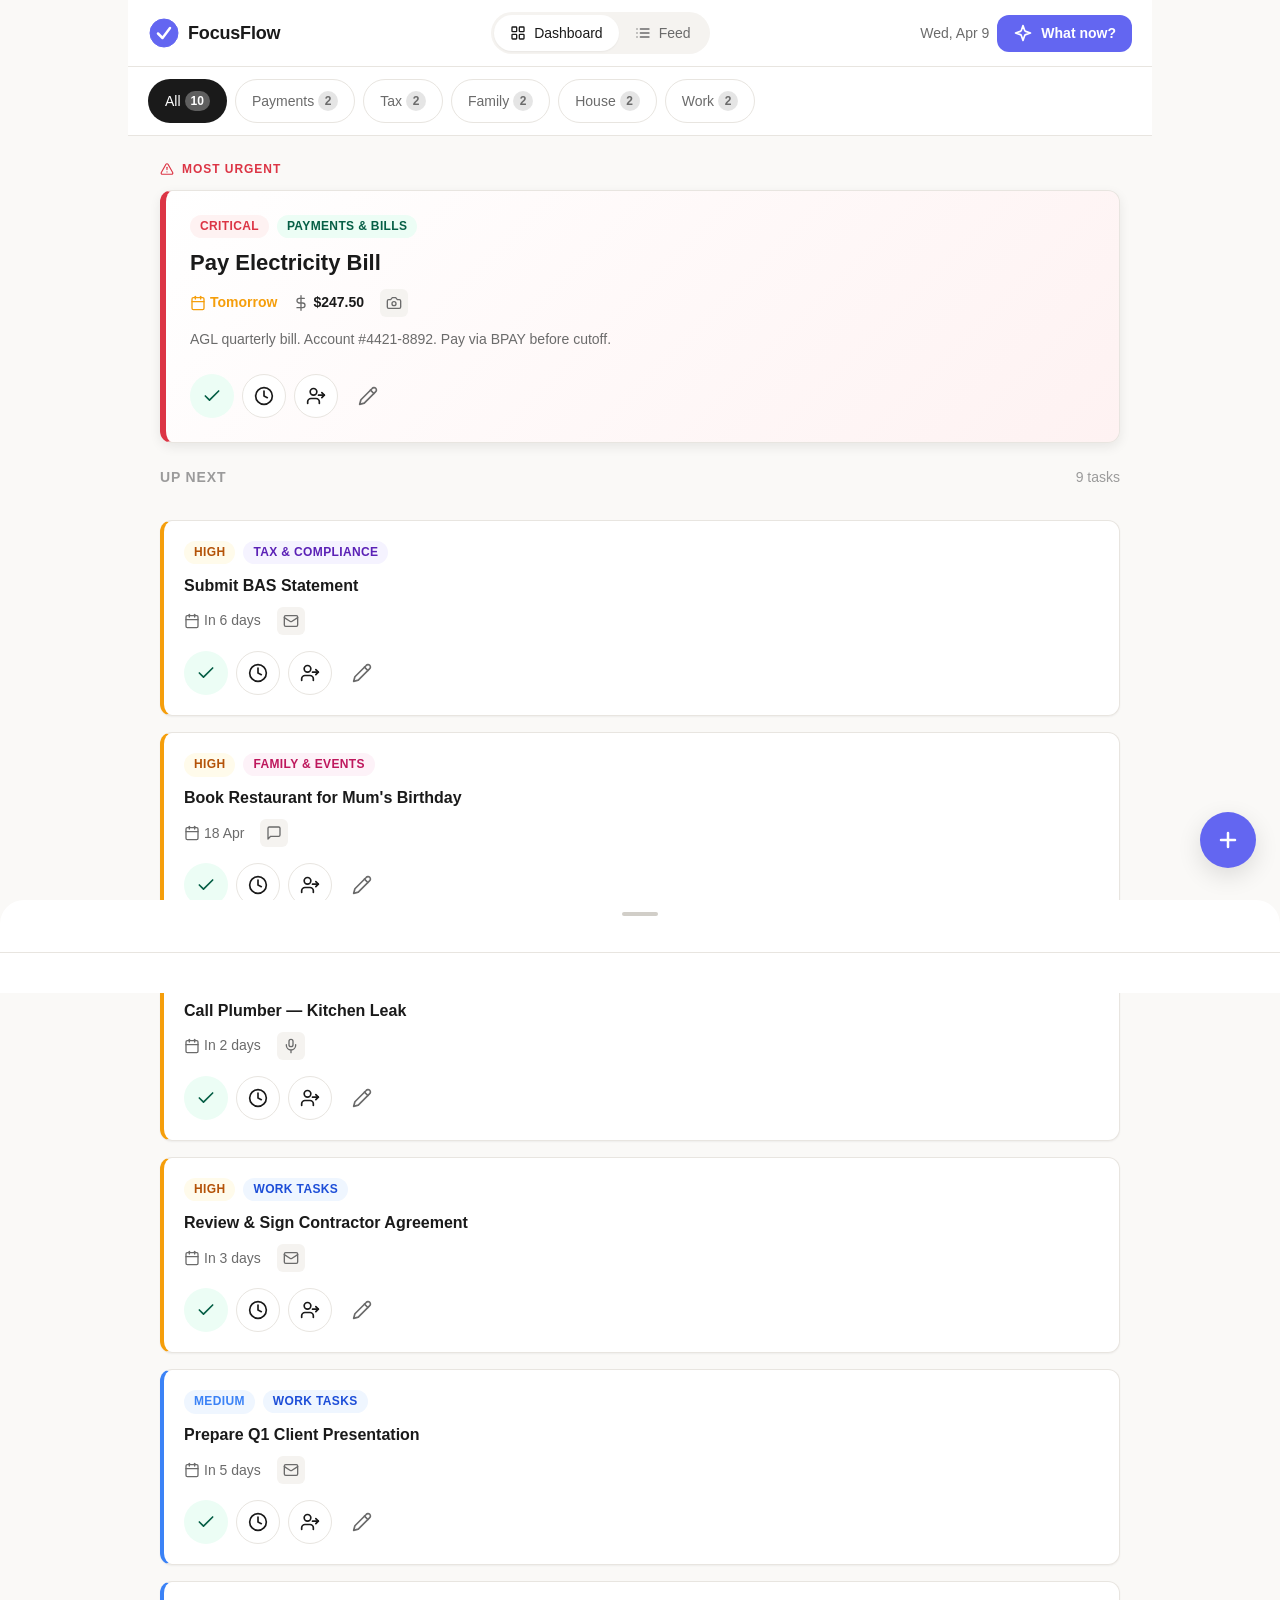
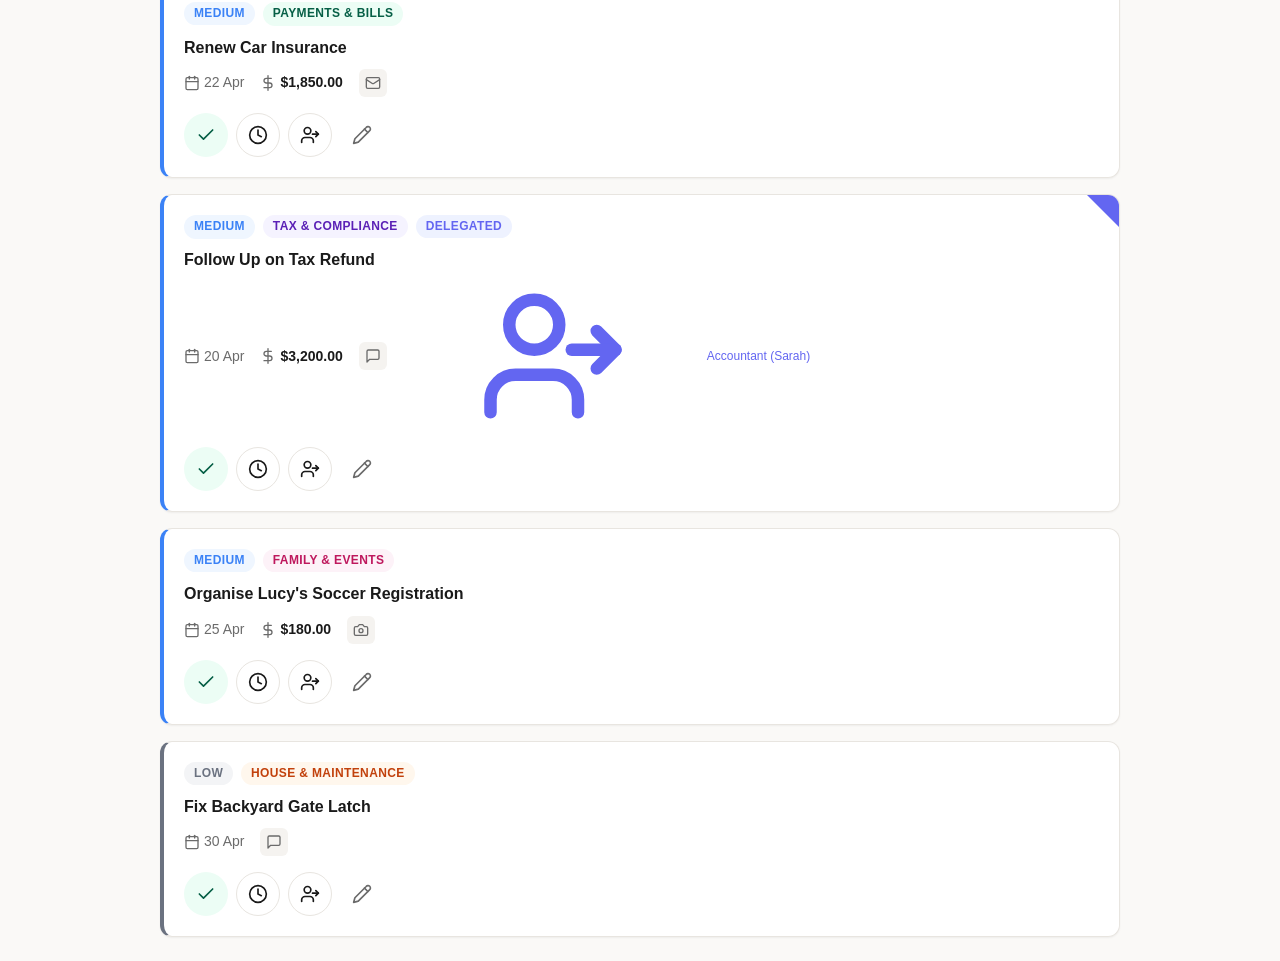
<file: index.html>
<!DOCTYPE html>
<html lang="en">
<head>
  <meta charset="UTF-8">
  <meta name="viewport" content="width=device-width, initial-scale=1.0, viewport-fit=cover">
  <meta name="apple-mobile-web-app-capable" content="yes">
  <meta name="apple-mobile-web-app-status-bar-style" content="default">
  <title>FocusFlow — Dashboard</title>
  <link rel="icon" href="assets/favicon.svg" type="image/svg+xml">
  <link rel="stylesheet" href="css/design-tokens.css">
  <link rel="stylesheet" href="css/layouts.css">
  <link rel="stylesheet" href="css/components.css">
  <link rel="stylesheet" href="css/animations.css">
</head>
<body data-page="dashboard">

  <div class="app">
    <!-- Header -->
    <header class="header">
      <div class="header__top">
        <a href="index.html" class="header__brand">
          <svg class="header__logo" viewBox="0 0 32 32"><use href="assets/icons.svg#icon-logo"/></svg>
          <span class="header__title">FocusFlow</span>
        </a>

        <div class="view-toggle">
          <button class="view-toggle__btn view-toggle__btn--active" onclick="location.href='index.html'">
            <svg width="16" height="16"><use href="assets/icons.svg#icon-grid"/></svg>
            Dashboard
          </button>
          <button class="view-toggle__btn" onclick="location.href='feed.html'">
            <svg width="16" height="16"><use href="assets/icons.svg#icon-list"/></svg>
            Feed
          </button>
        </div>

        <div class="header__actions">
          <span class="header__date">Wed, Apr 9</span>
          <a href="next-action.html" class="btn btn--primary" style="padding:8px 16px;min-height:36px;font-size:0.875rem;">
            <svg width="16" height="16"><use href="assets/icons.svg#icon-sparkle"/></svg>
            What now?
          </a>
        </div>
      </div>
    </header>

    <!-- Filter Bar -->
    <div class="filter-bar-wrapper">
      <div class="filter-bar" id="filterBar">
        <!-- Rendered by JS -->
      </div>
    </div>

    <!-- Main Content -->
    <main class="main">
      <!-- Hero Task -->
      <section class="hero-section" id="heroSection">
        <!-- Rendered by JS -->
      </section>

      <!-- Task List -->
      <section class="task-list" id="taskList">
        <!-- Rendered by JS -->
      </section>
    </main>

    <!-- FAB -->
    <a href="telegram.html" class="fab" title="Add task via Telegram">
      <svg><use href="assets/icons.svg#icon-plus"/></svg>
    </a>

    <!-- Toast -->
    <div class="toast" id="toast">
      <span class="toast__message"></span>
      <button class="toast__undo">Undo</button>
      <div class="toast__progress"></div>
    </div>

    <!-- Task Detail Overlay -->
    <div class="detail-overlay" id="detailOverlay" onclick="closeTaskDetail()"></div>
    <div class="detail-panel" id="detailPanel">
      <div class="detail-panel__handle"></div>
      <div class="detail-panel__content">
        <!-- Rendered by JS -->
      </div>
      <div class="detail-panel__actions">
        <!-- Rendered by JS -->
      </div>
    </div>
  </div>

  <script src="js/data.js"></script>
  <script src="js/components.js"></script>
  <script src="js/interactions.js"></script>
  <script src="js/app.js"></script>
</body>
</html>
</file>
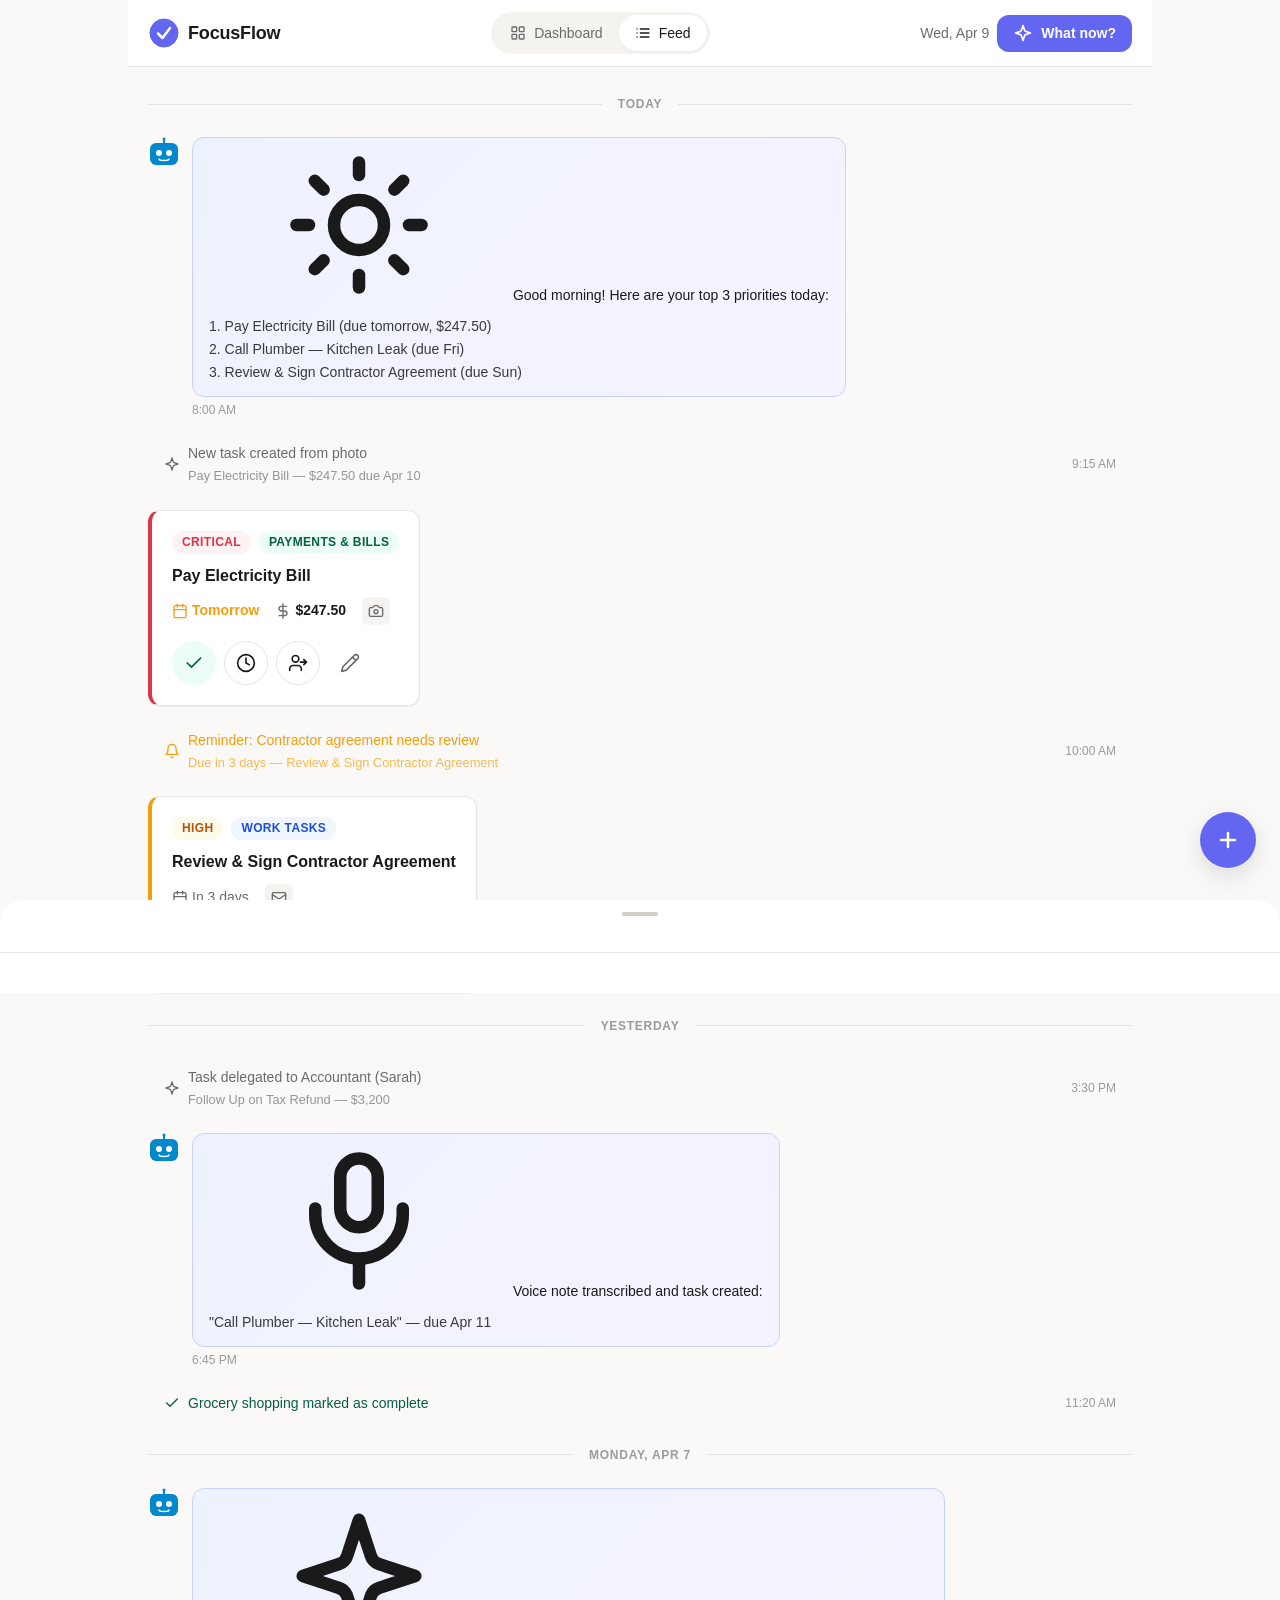
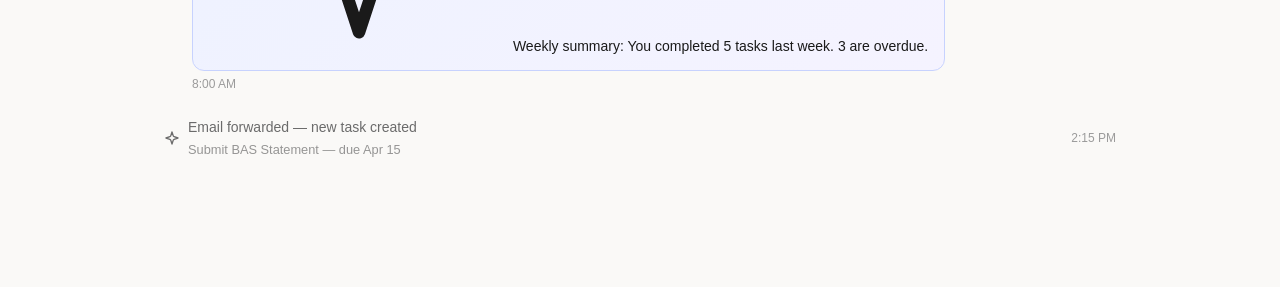
<file: feed.html>
<!DOCTYPE html>
<html lang="en">
<head>
  <meta charset="UTF-8">
  <meta name="viewport" content="width=device-width, initial-scale=1.0, viewport-fit=cover">
  <meta name="apple-mobile-web-app-capable" content="yes">
  <title>FocusFlow — Feed</title>
  <link rel="icon" href="assets/favicon.svg" type="image/svg+xml">
  <link rel="stylesheet" href="css/design-tokens.css">
  <link rel="stylesheet" href="css/layouts.css">
  <link rel="stylesheet" href="css/components.css">
  <link rel="stylesheet" href="css/animations.css">
</head>
<body data-page="feed">

  <div class="app">
    <!-- Header -->
    <header class="header">
      <div class="header__top">
        <a href="index.html" class="header__brand">
          <svg class="header__logo" viewBox="0 0 32 32"><use href="assets/icons.svg#icon-logo"/></svg>
          <span class="header__title">FocusFlow</span>
        </a>

        <div class="view-toggle">
          <button class="view-toggle__btn" onclick="location.href='index.html'">
            <svg width="16" height="16"><use href="assets/icons.svg#icon-grid"/></svg>
            Dashboard
          </button>
          <button class="view-toggle__btn view-toggle__btn--active" onclick="location.href='feed.html'">
            <svg width="16" height="16"><use href="assets/icons.svg#icon-list"/></svg>
            Feed
          </button>
        </div>

        <div class="header__actions">
          <span class="header__date">Wed, Apr 9</span>
          <a href="next-action.html" class="btn btn--primary" style="padding:8px 16px;min-height:36px;font-size:0.875rem;">
            <svg width="16" height="16"><use href="assets/icons.svg#icon-sparkle"/></svg>
            What now?
          </a>
        </div>
      </div>
    </header>

    <!-- Feed Content -->
    <div class="feed page-enter" id="feedContent">
      <!-- Rendered by JS -->
    </div>

    <!-- FAB -->
    <a href="telegram.html" class="fab" title="Add task via Telegram">
      <svg><use href="assets/icons.svg#icon-plus"/></svg>
    </a>

    <!-- Toast -->
    <div class="toast" id="toast">
      <span class="toast__message"></span>
      <button class="toast__undo">Undo</button>
      <div class="toast__progress"></div>
    </div>

    <!-- Task Detail Overlay -->
    <div class="detail-overlay" id="detailOverlay" onclick="closeTaskDetail()"></div>
    <div class="detail-panel" id="detailPanel">
      <div class="detail-panel__handle"></div>
      <div class="detail-panel__content"></div>
      <div class="detail-panel__actions"></div>
    </div>
  </div>

  <script src="js/data.js"></script>
  <script src="js/components.js"></script>
  <script src="js/interactions.js"></script>
  <script src="js/app.js"></script>
</body>
</html>
</file>
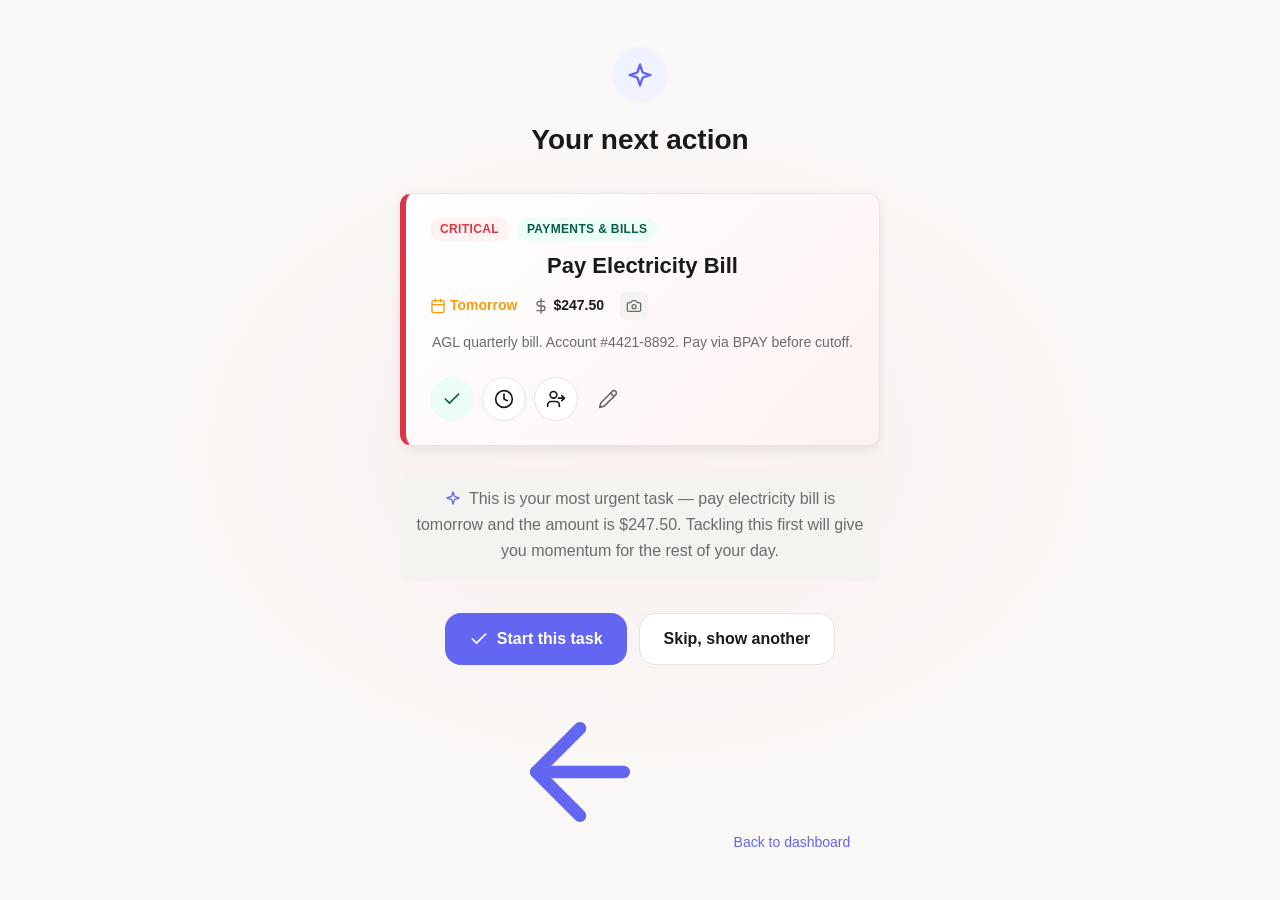
<file: next-action.html>
<!DOCTYPE html>
<html lang="en">
<head>
  <meta charset="UTF-8">
  <meta name="viewport" content="width=device-width, initial-scale=1.0, viewport-fit=cover">
  <meta name="apple-mobile-web-app-capable" content="yes">
  <title>FocusFlow — What Should I Do Now?</title>
  <link rel="icon" href="assets/favicon.svg" type="image/svg+xml">
  <link rel="stylesheet" href="css/design-tokens.css">
  <link rel="stylesheet" href="css/layouts.css">
  <link rel="stylesheet" href="css/components.css">
  <link rel="stylesheet" href="css/animations.css">
</head>
<body data-page="next-action">

  <div class="next-action">
    <!-- Subtle gradient background -->
    <div class="next-action__bg" style="background: radial-gradient(ellipse at center, var(--color-priority-critical) 0%, transparent 70%);"></div>

    <div class="next-action__content page-enter" id="nextActionContent">
      <!-- Rendered by JS -->
    </div>
  </div>

  <!-- Toast -->
  <div class="toast" id="toast">
    <span class="toast__message"></span>
    <button class="toast__undo">Undo</button>
    <div class="toast__progress"></div>
  </div>

  <script src="js/data.js"></script>
  <script src="js/components.js"></script>
  <script src="js/interactions.js"></script>
  <script src="js/app.js"></script>
</body>
</html>
</file>
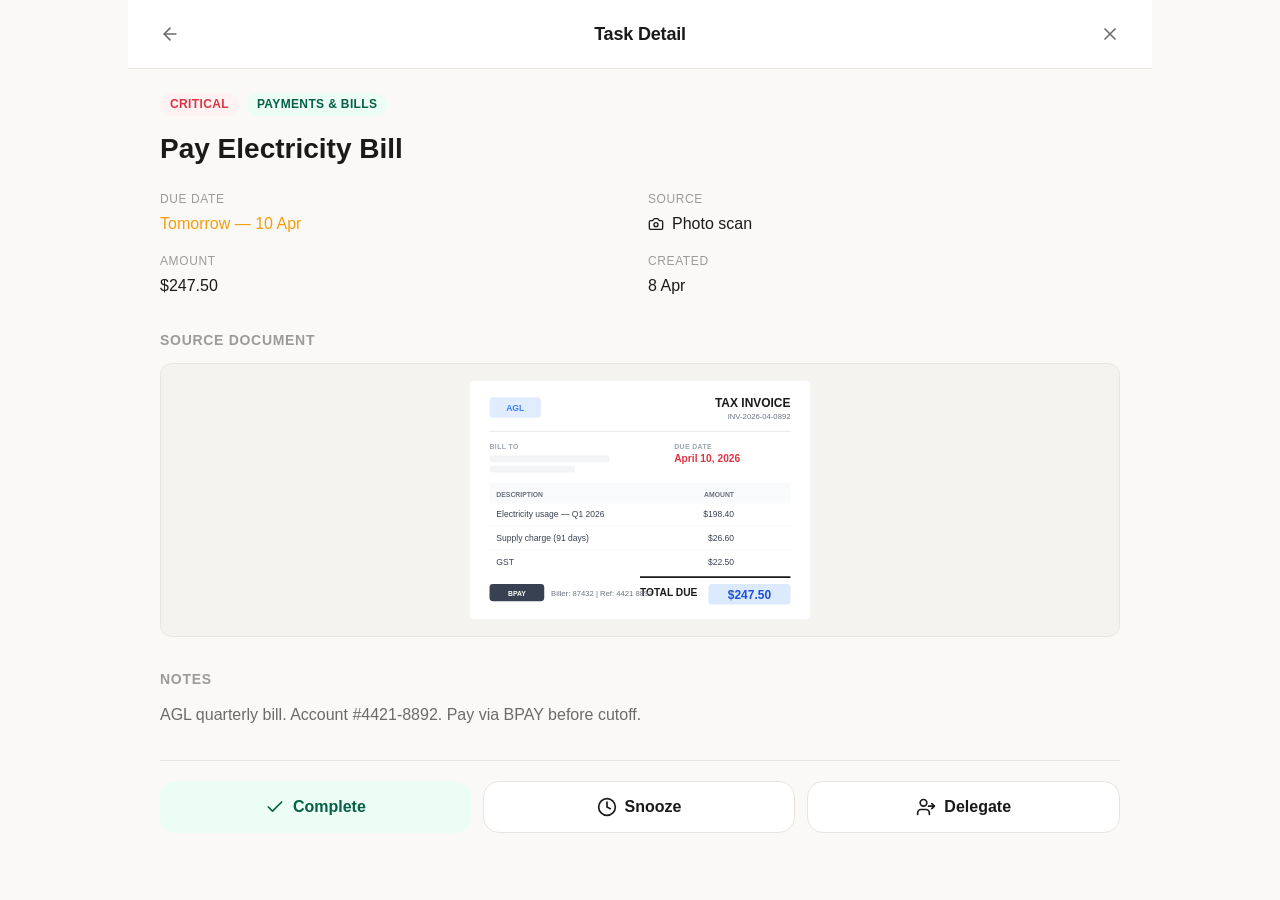
<file: task-detail.html>
<!DOCTYPE html>
<html lang="en">
<head>
  <meta charset="UTF-8">
  <meta name="viewport" content="width=device-width, initial-scale=1.0, viewport-fit=cover">
  <meta name="apple-mobile-web-app-capable" content="yes">
  <title>FocusFlow — Task Detail</title>
  <link rel="icon" href="assets/favicon.svg" type="image/svg+xml">
  <link rel="stylesheet" href="css/design-tokens.css">
  <link rel="stylesheet" href="css/layouts.css">
  <link rel="stylesheet" href="css/components.css">
  <link rel="stylesheet" href="css/animations.css">
</head>
<body data-page="task-detail">

  <!--
    Task detail is normally shown as a slide-up panel on dashboard/feed.
    This standalone page demonstrates the full detail view for direct linking.
  -->

  <div class="app">
    <header class="header">
      <div class="header__top">
        <a href="index.html" class="btn btn--ghost btn--icon" title="Back">
          <svg width="20" height="20"><use href="assets/icons.svg#icon-arrow-left"/></svg>
        </a>
        <span class="header__title">Task Detail</span>
        <div class="header__actions">
          <a href="index.html" class="btn btn--ghost btn--icon" title="Close">
            <svg width="20" height="20"><use href="assets/icons.svg#icon-close"/></svg>
          </a>
        </div>
      </div>
    </header>

    <main class="main page-enter" id="taskDetailMain">
      <!-- Full detail rendered by JS on load -->
    </main>
  </div>

  <!-- Toast -->
  <div class="toast" id="toast">
    <span class="toast__message"></span>
    <button class="toast__undo">Undo</button>
    <div class="toast__progress"></div>
  </div>

  <script src="js/data.js"></script>
  <script src="js/components.js"></script>
  <script src="js/interactions.js"></script>
  <script>
    // Standalone task detail page — show first task or URL param
    document.addEventListener('DOMContentLoaded', () => {
      const params = new URLSearchParams(window.location.search);
      const taskId = parseInt(params.get('id')) || 1;
      const task = TASKS.find(t => t.id === taskId);

      if (!task) {
        document.getElementById('taskDetailMain').innerHTML = `
          <div class="empty-state">
            <svg width="48" height="48"><use href="assets/icons.svg#icon-search"/></svg>
            <div class="empty-state__title">Task not found</div>
            <p><a href="index.html">Back to dashboard</a></p>
          </div>
        `;
        return;
      }

      const rel = getRelativeDate(task.dueDate);
      const sourceIcons = { photo: 'camera', email: 'envelope', text: 'chat', voice: 'microphone' };
      const sourceLabels = { photo: 'Photo scan', email: 'Email forward', text: 'Text message', voice: 'Voice note' };

      document.getElementById('taskDetailMain').innerHTML = `
        <div style="margin-bottom:var(--space-6)">
          <div style="display:flex;gap:var(--space-2);margin-bottom:var(--space-4)">
            <span class="badge badge--${task.priority}">${task.priority}</span>
            <span class="badge badge--${task.category}">${CATEGORIES[task.category].label}</span>
            ${task.status === 'delegated' ? '<span class="badge badge--delegated">Delegated</span>' : ''}
          </div>
          <h1 style="font-size:var(--font-size-2xl);font-weight:var(--font-weight-bold);line-height:var(--line-height-tight);margin-bottom:var(--space-2)">${task.title}</h1>
        </div>

        <div class="detail-panel__meta-grid" style="margin-bottom:var(--space-8)">
          <div>
            <div class="detail-panel__meta-label">Due Date</div>
            <div class="detail-panel__meta-value ${rel.class}">${rel.text} — ${formatDate(task.dueDate)}</div>
          </div>
          <div>
            <div class="detail-panel__meta-label">Source</div>
            <div class="detail-panel__meta-value" style="display:flex;align-items:center;gap:8px">
              <svg width="16" height="16"><use href="assets/icons.svg#icon-${sourceIcons[task.source]}"/></svg>
              ${sourceLabels[task.source]}
            </div>
          </div>
          ${task.amount ? `
            <div>
              <div class="detail-panel__meta-label">Amount</div>
              <div class="detail-panel__meta-value amount">${formatCurrency(task.amount)}</div>
            </div>
          ` : ''}
          ${task.status === 'delegated' ? `
            <div>
              <div class="detail-panel__meta-label">Delegated To</div>
              <div class="detail-panel__meta-value">${task.delegatedTo}</div>
            </div>
          ` : ''}
          <div>
            <div class="detail-panel__meta-label">Created</div>
            <div class="detail-panel__meta-value">${formatDate(task.createdAt)}</div>
          </div>
        </div>

        ${task.sourcePreview ? `
          <div style="margin-bottom:var(--space-8)">
            <div class="detail-panel__section-title">Source Document</div>
            <div class="detail-panel__source-preview">
              <img src="assets/mock-sources/${task.sourcePreview}.svg" alt="Source document"
                   style="max-width:100%;max-height:240px;border-radius:8px"
                   onerror="this.parentNode.innerHTML='<span style=color:var(--color-text-tertiary)>Document preview</span>'">
            </div>
          </div>
        ` : ''}

        <div style="margin-bottom:var(--space-8)">
          <div class="detail-panel__section-title">Notes</div>
          <div class="detail-panel__notes">${task.notes || 'No notes.'}</div>
        </div>

        <div style="display:flex;gap:var(--space-3);padding:var(--space-5) 0;border-top:1px solid var(--color-border)">
          <button class="btn btn--success btn--large" onclick="completeTask(${task.id}); location.href='index.html';" style="flex:1">
            <svg width="20" height="20"><use href="assets/icons.svg#icon-checkmark"/></svg>
            Complete
          </button>
          <button class="btn btn--secondary btn--large" onclick="toggleSnooze(event, ${task.id})" style="flex:1;position:relative">
            <svg width="20" height="20"><use href="assets/icons.svg#icon-clock"/></svg>
            Snooze
          </button>
          <button class="btn btn--secondary btn--large" onclick="delegateTask(${task.id}); location.href='index.html';" style="flex:1">
            <svg width="20" height="20"><use href="assets/icons.svg#icon-delegate"/></svg>
            Delegate
          </button>
        </div>
      `;
    });
  </script>
</body>
</html>
</file>
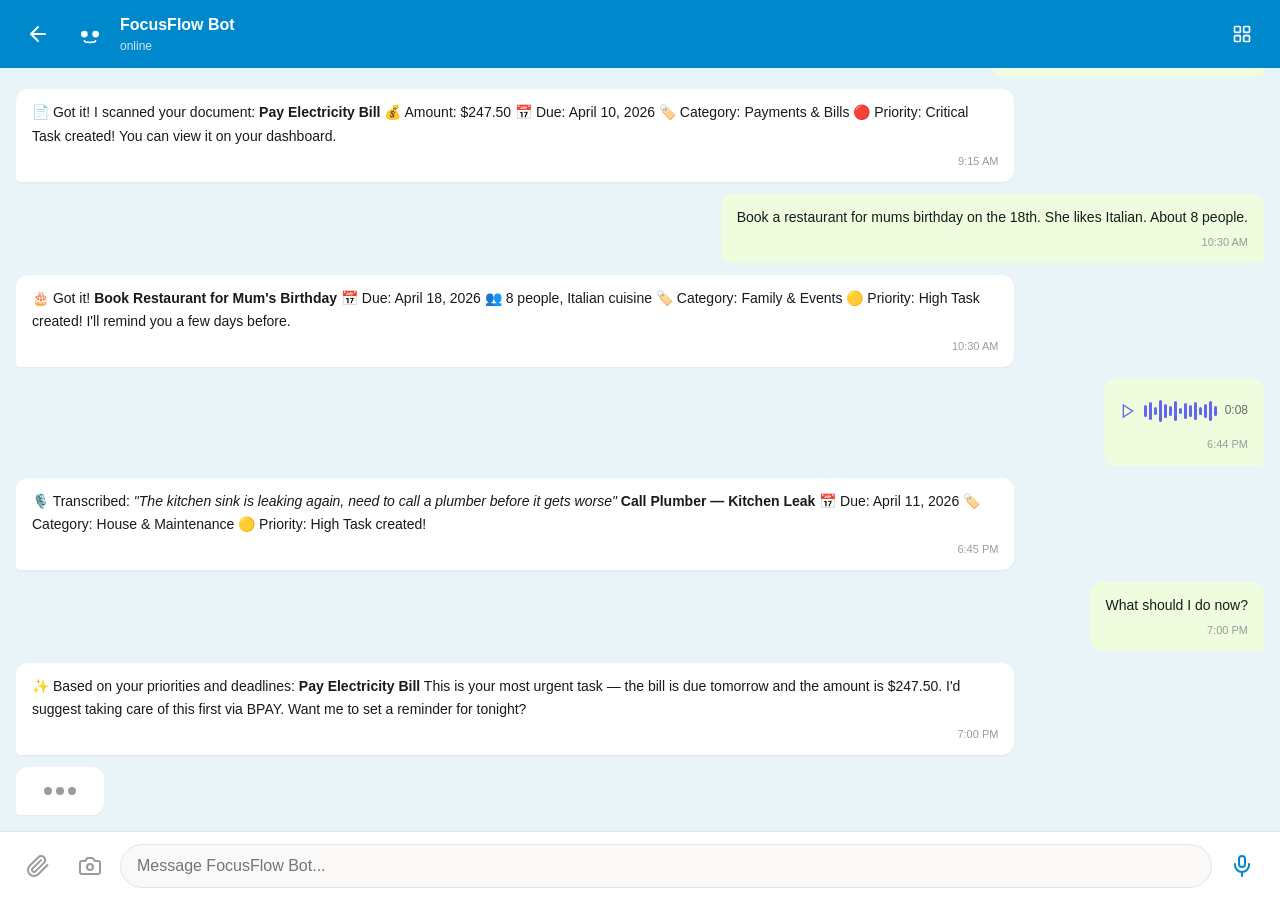
<file: telegram.html>
<!DOCTYPE html>
<html lang="en">
<head>
  <meta charset="UTF-8">
  <meta name="viewport" content="width=device-width, initial-scale=1.0, viewport-fit=cover">
  <meta name="apple-mobile-web-app-capable" content="yes">
  <title>FocusFlow — Telegram Bot</title>
  <link rel="icon" href="assets/favicon.svg" type="image/svg+xml">
  <link rel="stylesheet" href="css/design-tokens.css">
  <link rel="stylesheet" href="css/layouts.css">
  <link rel="stylesheet" href="css/components.css">
  <link rel="stylesheet" href="css/animations.css">
</head>
<body data-page="telegram">

  <div class="telegram">
    <!-- Telegram Header -->
    <div class="telegram__header">
      <a href="index.html" class="telegram__header-back" title="Back to Dashboard">
        <svg><use href="assets/icons.svg#icon-arrow-left"/></svg>
      </a>
      <div class="telegram__header-avatar">
        <svg viewBox="0 0 32 32"><use href="assets/icons.svg#icon-bot"/></svg>
      </div>
      <div class="telegram__header-info">
        <div class="telegram__header-name">FocusFlow Bot</div>
        <div class="telegram__header-status">online</div>
      </div>
      <a href="index.html" class="btn btn--ghost btn--icon" style="color:white" title="Open Dashboard">
        <svg width="20" height="20"><use href="assets/icons.svg#icon-grid"/></svg>
      </a>
    </div>

    <!-- Messages -->
    <div class="telegram__messages" id="telegramMessages">
      <!-- Rendered by JS -->
    </div>

    <!-- Input Bar -->
    <div class="telegram__input-bar">
      <button class="telegram__input-btn" title="Attach file">
        <svg><use href="assets/icons.svg#icon-attachment"/></svg>
      </button>
      <button class="telegram__input-btn" title="Take photo">
        <svg><use href="assets/icons.svg#icon-camera"/></svg>
      </button>
      <input type="text" class="telegram__input-field" placeholder="Message FocusFlow Bot..." readonly>
      <button class="telegram__input-btn" title="Voice note" style="color:var(--color-telegram-blue)">
        <svg><use href="assets/icons.svg#icon-microphone"/></svg>
      </button>
    </div>
  </div>

  <script src="js/data.js"></script>
  <script src="js/components.js"></script>
  <script src="js/interactions.js"></script>
  <script src="js/app.js"></script>
</body>
</html>
</file>
<file: css/design-tokens.css>
/* ==========================================================================
   FocusFlow Design Tokens
   ADHD-friendly design system: warm backgrounds, high-contrast priority
   signals, generous spacing, large touch targets.
   ========================================================================== */

:root {
  /* ---- Background & Surface ---- */
  --color-bg: #FAF9F7;
  --color-surface: #FFFFFF;
  --color-surface-hover: #F5F3F0;
  --color-surface-pressed: #EDEBE7;

  /* ---- Text ---- */
  --color-text-primary: #1A1A1A;
  --color-text-secondary: #6B6B6B;
  --color-text-tertiary: #9B9B9B;
  --color-text-inverse: #FFFFFF;

  /* ---- Borders ---- */
  --color-border: #E8E5E0;
  --color-border-strong: #D1CEC8;

  /* ---- Priority Colors ---- */
  --color-priority-critical: #DC3545;
  --color-priority-critical-bg: #FEF2F2;
  --color-priority-high: #F59E0B;
  --color-priority-high-bg: #FFFBEB;
  --color-priority-medium: #3B82F6;
  --color-priority-medium-bg: #EFF6FF;
  --color-priority-low: #6B7280;
  --color-priority-low-bg: #F3F4F6;

  /* ---- Category Colors ---- */
  --color-category-payments: #10B981;
  --color-category-payments-bg: #ECFDF5;
  --color-category-tax: #8B5CF6;
  --color-category-tax-bg: #F5F3FF;
  --color-category-family: #F472B6;
  --color-category-family-bg: #FDF2F8;
  --color-category-house: #F97316;
  --color-category-house-bg: #FFF7ED;
  --color-category-work: #3B82F6;
  --color-category-work-bg: #EFF6FF;

  /* ---- Accent & Action ---- */
  --color-accent: #6366F1;
  --color-accent-hover: #4F46E5;
  --color-success: #10B981;
  --color-success-bg: #ECFDF5;
  --color-danger: #EF4444;
  --color-danger-bg: #FEF2F2;

  /* ---- Telegram ---- */
  --color-telegram-blue: #0088CC;
  --color-telegram-bg: #E8F4F8;
  --color-telegram-bubble-user: #EFFDDE;
  --color-telegram-bubble-bot: #FFFFFF;

  /* ---- Typography ---- */
  --font-family: -apple-system, BlinkMacSystemFont, 'Segoe UI', Roboto, 'Helvetica Neue', Arial, sans-serif;
  --font-size-xs: 0.75rem;    /* 12px */
  --font-size-sm: 0.875rem;   /* 14px */
  --font-size-base: 1rem;     /* 16px */
  --font-size-lg: 1.125rem;   /* 18px */
  --font-size-xl: 1.375rem;   /* 22px */
  --font-size-2xl: 1.75rem;   /* 28px */
  --font-size-3xl: 2.125rem;  /* 34px */
  --font-weight-normal: 400;
  --font-weight-medium: 500;
  --font-weight-semibold: 600;
  --font-weight-bold: 700;
  --line-height-tight: 1.2;
  --line-height-normal: 1.5;
  --line-height-relaxed: 1.65;

  /* ---- Spacing ---- */
  --space-1: 0.25rem;   /* 4px */
  --space-2: 0.5rem;    /* 8px */
  --space-3: 0.75rem;   /* 12px */
  --space-4: 1rem;      /* 16px */
  --space-5: 1.25rem;   /* 20px */
  --space-6: 1.5rem;    /* 24px */
  --space-8: 2rem;      /* 32px */
  --space-10: 2.5rem;   /* 40px */
  --space-12: 3rem;     /* 48px */
  --space-16: 4rem;     /* 64px */

  /* ---- Border Radius ---- */
  --radius-sm: 6px;
  --radius-md: 12px;
  --radius-lg: 16px;
  --radius-xl: 24px;
  --radius-full: 9999px;

  /* ---- Shadows ---- */
  --shadow-sm: 0 1px 2px rgba(0, 0, 0, 0.05);
  --shadow-md: 0 4px 12px rgba(0, 0, 0, 0.08);
  --shadow-lg: 0 8px 24px rgba(0, 0, 0, 0.12);
  --shadow-xl: 0 16px 48px rgba(0, 0, 0, 0.16);

  /* ---- Touch Targets ---- */
  --touch-target-min: 44px;

  /* ---- Transitions ---- */
  --transition-fast: 150ms ease;
  --transition-normal: 300ms ease;
  --transition-slow: 500ms ease;

  /* ---- Z-Index Layers ---- */
  --z-base: 0;
  --z-sticky: 100;
  --z-overlay: 200;
  --z-modal: 300;
  --z-toast: 400;
  --z-fab: 150;
}
</file>
<file: css/layouts.css>
/* ==========================================================================
   FocusFlow Layout Styles
   Page structure, header, content area, responsive grid
   ========================================================================== */

/* ---- Reset & Base ---- */
*, *::before, *::after {
  box-sizing: border-box;
  margin: 0;
  padding: 0;
}

html {
  font-size: 16px;
  -webkit-font-smoothing: antialiased;
  -moz-osx-font-smoothing: grayscale;
  -webkit-text-size-adjust: 100%;
}

body {
  font-family: var(--font-family);
  font-size: var(--font-size-base);
  line-height: var(--line-height-normal);
  color: var(--color-text-primary);
  background: var(--color-bg);
  min-height: 100vh;
  overflow-x: hidden;
}

a {
  color: var(--color-accent);
  text-decoration: none;
}

a:hover {
  text-decoration: underline;
}

/* ---- App Shell ---- */
.app {
  display: flex;
  flex-direction: column;
  min-height: 100vh;
  max-width: 1024px;
  margin: 0 auto;
}

/* ---- Header ---- */
.header {
  position: sticky;
  top: 0;
  z-index: var(--z-sticky);
  background: var(--color-surface);
  border-bottom: 1px solid var(--color-border);
}

.header__top {
  display: flex;
  align-items: center;
  justify-content: space-between;
  padding: var(--space-3) var(--space-5);
  min-height: 56px;
}

.header__brand {
  display: flex;
  align-items: center;
  gap: var(--space-2);
  text-decoration: none;
  color: var(--color-text-primary);
}

.header__logo {
  width: 32px;
  height: 32px;
}

.header__title {
  font-size: var(--font-size-lg);
  font-weight: var(--font-weight-bold);
  letter-spacing: -0.01em;
}

.header__date {
  font-size: var(--font-size-sm);
  color: var(--color-text-secondary);
}

.header__actions {
  display: flex;
  align-items: center;
  gap: var(--space-2);
}

/* ---- Sticky Filter Bar ---- */
.filter-bar-wrapper {
  position: sticky;
  top: 56px;
  z-index: var(--z-sticky);
  background: var(--color-surface);
  border-bottom: 1px solid var(--color-border);
}

/* ---- Main Content ---- */
.main {
  flex: 1;
  padding: var(--space-5);
  padding-bottom: calc(var(--space-16) + 56px); /* Space for FAB */
}

/* ---- Section Headers ---- */
.section-header {
  display: flex;
  align-items: center;
  justify-content: space-between;
  margin-bottom: var(--space-4);
}

.section-title {
  font-size: var(--font-size-sm);
  font-weight: var(--font-weight-semibold);
  text-transform: uppercase;
  letter-spacing: 0.06em;
  color: var(--color-text-tertiary);
}

.section-count {
  font-size: var(--font-size-sm);
  color: var(--color-text-tertiary);
}

/* ---- Task List ---- */
.task-list {
  display: flex;
  flex-direction: column;
  gap: var(--space-3);
}

.task-list__group {
  margin-bottom: var(--space-6);
}

/* ---- Hero Section ---- */
.hero-section {
  margin-bottom: var(--space-6);
}

.hero-section__label {
  font-size: var(--font-size-xs);
  font-weight: var(--font-weight-semibold);
  text-transform: uppercase;
  letter-spacing: 0.08em;
  color: var(--color-priority-critical);
  margin-bottom: var(--space-3);
  display: flex;
  align-items: center;
  gap: var(--space-2);
}

.hero-section__label svg {
  width: 14px;
  height: 14px;
}

/* ---- Feed Layout ---- */
.feed {
  display: flex;
  flex-direction: column;
  gap: var(--space-4);
  padding: var(--space-5);
  padding-bottom: calc(var(--space-16) + 56px);
}

.feed__divider {
  display: flex;
  align-items: center;
  gap: var(--space-4);
  margin: var(--space-2) 0;
}

.feed__divider::before,
.feed__divider::after {
  content: '';
  flex: 1;
  height: 1px;
  background: var(--color-border);
}

.feed__divider-text {
  font-size: var(--font-size-xs);
  font-weight: var(--font-weight-semibold);
  text-transform: uppercase;
  letter-spacing: 0.06em;
  color: var(--color-text-tertiary);
  white-space: nowrap;
}

.feed__message {
  display: flex;
  gap: var(--space-3);
  max-width: 85%;
}

.feed__message--system {
  align-self: flex-start;
}

.feed__message--task {
  align-self: stretch;
  max-width: 100%;
}

.feed__message-avatar {
  width: 32px;
  height: 32px;
  border-radius: var(--radius-full);
  flex-shrink: 0;
  overflow: hidden;
}

.feed__message-avatar svg {
  width: 100%;
  height: 100%;
}

.feed__message-bubble {
  background: var(--color-surface);
  border: 1px solid var(--color-border);
  border-radius: var(--radius-md);
  padding: var(--space-3) var(--space-4);
  font-size: var(--font-size-sm);
  line-height: var(--line-height-relaxed);
  color: var(--color-text-primary);
}

.feed__message-bubble--accent {
  background: linear-gradient(135deg, #EEF2FF, #F5F3FF);
  border-color: #C7D2FE;
}

.feed__message-time {
  font-size: var(--font-size-xs);
  color: var(--color-text-tertiary);
  margin-top: var(--space-1);
}

.feed__status {
  display: flex;
  align-items: center;
  gap: var(--space-2);
  padding: var(--space-2) var(--space-4);
  font-size: var(--font-size-sm);
  color: var(--color-text-secondary);
}

.feed__status svg {
  width: 16px;
  height: 16px;
}

.feed__status--success {
  color: #065F46;
}

.feed__status--reminder {
  color: var(--color-priority-high);
}

/* ---- Telegram Layout ---- */
.telegram {
  display: flex;
  flex-direction: column;
  height: 100vh;
  background: var(--color-telegram-bg);
}

.telegram__header {
  display: flex;
  align-items: center;
  gap: var(--space-3);
  padding: var(--space-3) var(--space-4);
  background: var(--color-telegram-blue);
  color: white;
  min-height: 56px;
}

.telegram__header-back {
  display: flex;
  align-items: center;
  justify-content: center;
  width: var(--touch-target-min);
  height: var(--touch-target-min);
  color: white;
  text-decoration: none;
}

.telegram__header-back svg {
  width: 24px;
  height: 24px;
}

.telegram__header-avatar {
  width: 36px;
  height: 36px;
  border-radius: var(--radius-full);
  overflow: hidden;
}

.telegram__header-avatar svg {
  width: 100%;
  height: 100%;
}

.telegram__header-info {
  flex: 1;
}

.telegram__header-name {
  font-size: var(--font-size-base);
  font-weight: var(--font-weight-semibold);
}

.telegram__header-status {
  font-size: var(--font-size-xs);
  opacity: 0.8;
}

.telegram__messages {
  flex: 1;
  overflow-y: auto;
  padding: var(--space-4);
  display: flex;
  flex-direction: column;
  gap: var(--space-3);
}

.telegram__bubble {
  max-width: 80%;
  padding: var(--space-3) var(--space-4);
  border-radius: var(--radius-md);
  font-size: var(--font-size-sm);
  line-height: var(--line-height-relaxed);
  position: relative;
}

.telegram__bubble--user {
  align-self: flex-end;
  background: var(--color-telegram-bubble-user);
  border-bottom-right-radius: 4px;
}

.telegram__bubble--bot {
  align-self: flex-start;
  background: var(--color-telegram-bubble-bot);
  border-bottom-left-radius: 4px;
  box-shadow: var(--shadow-sm);
}

.telegram__bubble-time {
  font-size: 11px;
  color: var(--color-text-tertiary);
  text-align: right;
  margin-top: var(--space-1);
}

.telegram__bubble-image {
  width: 100%;
  max-width: 240px;
  height: 160px;
  background: var(--color-surface-hover);
  border-radius: var(--radius-sm);
  margin-bottom: var(--space-2);
  display: flex;
  align-items: center;
  justify-content: center;
  overflow: hidden;
}

.telegram__bubble-image svg {
  width: 100%;
  height: 100%;
}

.telegram__voice {
  display: flex;
  align-items: center;
  gap: var(--space-2);
  padding: var(--space-2) 0;
}

.telegram__voice-wave {
  display: flex;
  align-items: center;
  gap: 2px;
  height: 24px;
}

.telegram__voice-bar {
  width: 3px;
  border-radius: 2px;
  background: var(--color-accent);
}

.telegram__voice-duration {
  font-size: var(--font-size-xs);
  color: var(--color-text-secondary);
}

.telegram__typing {
  display: flex;
  gap: 4px;
  align-items: center;
  padding: var(--space-2) var(--space-3);
}

.telegram__typing-dot {
  width: 8px;
  height: 8px;
  border-radius: var(--radius-full);
  background: var(--color-text-tertiary);
}

.telegram__input-bar {
  display: flex;
  align-items: center;
  gap: var(--space-2);
  padding: var(--space-3) var(--space-4);
  background: var(--color-surface);
  border-top: 1px solid var(--color-border);
}

.telegram__input-btn {
  display: flex;
  align-items: center;
  justify-content: center;
  width: var(--touch-target-min);
  height: var(--touch-target-min);
  border: none;
  background: none;
  color: var(--color-text-tertiary);
  cursor: pointer;
}

.telegram__input-btn svg {
  width: 24px;
  height: 24px;
}

.telegram__input-field {
  flex: 1;
  height: var(--touch-target-min);
  padding: var(--space-2) var(--space-4);
  border: 1px solid var(--color-border);
  border-radius: var(--radius-xl);
  font-family: var(--font-family);
  font-size: var(--font-size-base);
  background: var(--color-bg);
  outline: none;
}

.telegram__input-field:focus {
  border-color: var(--color-telegram-blue);
}

/* ---- Next Action Layout ---- */
.next-action {
  display: flex;
  flex-direction: column;
  align-items: center;
  justify-content: center;
  min-height: 100vh;
  padding: var(--space-8);
  text-align: center;
  position: relative;
}

.next-action__bg {
  position: absolute;
  inset: 0;
  opacity: 0.04;
  z-index: 0;
}

.next-action__content {
  position: relative;
  z-index: 1;
  width: 100%;
  max-width: 480px;
}

.next-action__sparkle {
  display: flex;
  align-items: center;
  justify-content: center;
  width: 56px;
  height: 56px;
  margin: 0 auto var(--space-4);
  border-radius: var(--radius-full);
  background: linear-gradient(135deg, #EEF2FF, #F5F3FF);
  color: var(--color-accent);
}

.next-action__sparkle svg {
  width: 28px;
  height: 28px;
}

.next-action__heading {
  font-size: var(--font-size-2xl);
  font-weight: var(--font-weight-bold);
  color: var(--color-text-primary);
  margin-bottom: var(--space-8);
}

.next-action__rationale {
  font-size: var(--font-size-base);
  color: var(--color-text-secondary);
  line-height: var(--line-height-relaxed);
  margin-top: var(--space-6);
  margin-bottom: var(--space-8);
  padding: var(--space-4);
  background: var(--color-surface-hover);
  border-radius: var(--radius-md);
}

.next-action__rationale svg {
  width: 16px;
  height: 16px;
  display: inline;
  vertical-align: -2px;
  margin-right: var(--space-1);
  color: var(--color-accent);
}

.next-action__buttons {
  display: flex;
  gap: var(--space-3);
  justify-content: center;
  flex-wrap: wrap;
}

.next-action__back {
  margin-top: var(--space-8);
  font-size: var(--font-size-sm);
  color: var(--color-text-tertiary);
}

/* ---- Responsive: iPad Portrait ---- */
@media (max-width: 768px) {
  .header__date {
    display: none;
  }

  .task-card--hero .task-card__title {
    font-size: var(--font-size-lg);
  }

  .detail-panel__meta-grid {
    grid-template-columns: 1fr;
  }
}

/* ---- Responsive: iPad Landscape ---- */
@media (min-width: 1024px) {
  .main {
    padding: var(--space-6) var(--space-8);
  }

  .task-list {
    gap: var(--space-4);
  }
}

/* ---- Responsive: iPhone graceful degradation ---- */
@media (max-width: 430px) {
  .header__top {
    padding: var(--space-2) var(--space-3);
  }

  .main {
    padding: var(--space-3);
  }

  .filter-bar {
    padding: var(--space-2) var(--space-3);
  }

  .task-card {
    padding: var(--space-4);
  }

  .task-card--hero {
    padding: var(--space-5);
  }

  .fab {
    bottom: var(--space-5);
    right: var(--space-4);
  }
}
</file>
<file: css/components.css>
/* ==========================================================================
   FocusFlow Component Styles
   Reusable UI components: cards, badges, buttons, pills, toasts
   ========================================================================== */

/* ---- Task Card ---- */
.task-card {
  position: relative;
  display: flex;
  flex-direction: column;
  gap: var(--space-3);
  padding: var(--space-5);
  background: var(--color-surface);
  border-radius: var(--radius-md);
  box-shadow: var(--shadow-sm);
  border: 1px solid var(--color-border);
  border-left: 4px solid var(--color-border);
  cursor: pointer;
  transition: transform var(--transition-fast), box-shadow var(--transition-fast);
  overflow: hidden;
}

.task-card:active {
  transform: scale(0.98);
}

.task-card:hover {
  box-shadow: var(--shadow-md);
}

/* Priority left border */
.task-card[data-priority="critical"] { border-left-color: var(--color-priority-critical); }
.task-card[data-priority="high"]     { border-left-color: var(--color-priority-high); }
.task-card[data-priority="medium"]   { border-left-color: var(--color-priority-medium); }
.task-card[data-priority="low"]      { border-left-color: var(--color-priority-low); }

/* ---- Hero Task Card ---- */
.task-card--hero {
  padding: var(--space-6);
  border-left-width: 6px;
  box-shadow: var(--shadow-md);
  background: var(--color-surface);
}

.task-card--hero[data-priority="critical"] {
  background: linear-gradient(135deg, var(--color-surface) 0%, var(--color-priority-critical-bg) 100%);
}

.task-card--hero .task-card__title {
  font-size: var(--font-size-xl);
  font-weight: var(--font-weight-bold);
}

.task-card--hero .task-card__actions {
  margin-top: var(--space-3);
}

/* ---- Card Inner Elements ---- */
.task-card__header {
  display: flex;
  align-items: center;
  gap: var(--space-2);
  flex-wrap: wrap;
}

.task-card__title {
  font-size: var(--font-size-base);
  font-weight: var(--font-weight-semibold);
  color: var(--color-text-primary);
  line-height: var(--line-height-tight);
  flex: 1;
  min-width: 0;
}

.task-card__meta {
  display: flex;
  align-items: center;
  gap: var(--space-4);
  flex-wrap: wrap;
  color: var(--color-text-secondary);
  font-size: var(--font-size-sm);
}

.task-card__meta-item {
  display: flex;
  align-items: center;
  gap: var(--space-1);
  white-space: nowrap;
}

.task-card__meta-item svg {
  width: 16px;
  height: 16px;
  flex-shrink: 0;
}

.task-card__notes {
  font-size: var(--font-size-sm);
  color: var(--color-text-secondary);
  line-height: var(--line-height-normal);
  display: -webkit-box;
  -webkit-line-clamp: 2;
  -webkit-box-orient: vertical;
  overflow: hidden;
}

.task-card__actions {
  display: flex;
  gap: var(--space-2);
  margin-top: var(--space-1);
}

/* Delegated overlay indicator */
.task-card--delegated {
  opacity: 0.8;
}

.task-card--delegated::after {
  content: '';
  position: absolute;
  top: 0;
  right: 0;
  width: 0;
  height: 0;
  border-top: 32px solid var(--color-accent);
  border-left: 32px solid transparent;
}

.task-card__delegated-label {
  font-size: var(--font-size-xs);
  color: var(--color-accent);
  font-weight: var(--font-weight-medium);
  display: flex;
  align-items: center;
  gap: var(--space-1);
}

/* Completing state */
.task-card--completing {
  animation: slideOutRight 400ms ease forwards;
}

/* ---- Badges ---- */
.badge {
  display: inline-flex;
  align-items: center;
  gap: var(--space-1);
  padding: 2px 10px;
  border-radius: var(--radius-full);
  font-size: var(--font-size-xs);
  font-weight: var(--font-weight-semibold);
  text-transform: uppercase;
  letter-spacing: 0.03em;
  white-space: nowrap;
  line-height: 1.6;
}

/* Priority badges */
.badge--critical {
  background: var(--color-priority-critical-bg);
  color: var(--color-priority-critical);
}
.badge--high {
  background: var(--color-priority-high-bg);
  color: #B45309;
}
.badge--medium {
  background: var(--color-priority-medium-bg);
  color: var(--color-priority-medium);
}
.badge--low {
  background: var(--color-priority-low-bg);
  color: var(--color-priority-low);
}

/* Category badges */
.badge--payments {
  background: var(--color-category-payments-bg);
  color: #065F46;
}
.badge--tax {
  background: var(--color-category-tax-bg);
  color: #5B21B6;
}
.badge--family {
  background: var(--color-category-family-bg);
  color: #BE185D;
}
.badge--house {
  background: var(--color-category-house-bg);
  color: #C2410C;
}
.badge--work {
  background: var(--color-category-work-bg);
  color: #1D4ED8;
}

.badge--delegated {
  background: #EEF2FF;
  color: var(--color-accent);
}

/* ---- Buttons ---- */
.btn {
  display: inline-flex;
  align-items: center;
  justify-content: center;
  gap: var(--space-2);
  min-height: var(--touch-target-min);
  min-width: var(--touch-target-min);
  padding: var(--space-2) var(--space-4);
  border: none;
  border-radius: var(--radius-md);
  font-family: var(--font-family);
  font-size: var(--font-size-sm);
  font-weight: var(--font-weight-semibold);
  cursor: pointer;
  transition: all var(--transition-fast);
  text-decoration: none;
  -webkit-tap-highlight-color: transparent;
  user-select: none;
}

.btn svg {
  width: 20px;
  height: 20px;
  flex-shrink: 0;
}

.btn--primary {
  background: var(--color-accent);
  color: var(--color-text-inverse);
}

.btn--primary:hover {
  background: var(--color-accent-hover);
}

.btn--primary:active {
  transform: scale(0.96);
}

.btn--secondary {
  background: var(--color-surface);
  color: var(--color-text-primary);
  border: 1px solid var(--color-border);
}

.btn--secondary:hover {
  background: var(--color-surface-hover);
}

.btn--success {
  background: var(--color-success-bg);
  color: #065F46;
}

.btn--success:hover {
  background: var(--color-success);
  color: white;
}

.btn--danger {
  background: var(--color-danger-bg);
  color: var(--color-danger);
}

.btn--danger:hover {
  background: var(--color-danger);
  color: white;
}

.btn--ghost {
  background: transparent;
  color: var(--color-text-secondary);
}

.btn--ghost:hover {
  background: var(--color-surface-hover);
  color: var(--color-text-primary);
}

.btn--icon {
  padding: var(--space-2);
  border-radius: var(--radius-full);
}

.btn--large {
  min-height: 52px;
  padding: var(--space-3) var(--space-6);
  font-size: var(--font-size-base);
  border-radius: var(--radius-lg);
}

/* ---- Category Filter Pills ---- */
.filter-bar {
  display: flex;
  gap: var(--space-2);
  padding: var(--space-3) var(--space-5);
  overflow-x: auto;
  -webkit-overflow-scrolling: touch;
  scrollbar-width: none;
}

.filter-bar::-webkit-scrollbar {
  display: none;
}

.filter-pill {
  display: inline-flex;
  align-items: center;
  gap: var(--space-1);
  padding: var(--space-2) var(--space-4);
  min-height: var(--touch-target-min);
  border-radius: var(--radius-full);
  border: 1.5px solid var(--color-border);
  background: var(--color-surface);
  font-family: var(--font-family);
  font-size: var(--font-size-sm);
  font-weight: var(--font-weight-medium);
  color: var(--color-text-secondary);
  cursor: pointer;
  white-space: nowrap;
  transition: all var(--transition-fast);
  -webkit-tap-highlight-color: transparent;
}

.filter-pill:hover {
  border-color: var(--color-border-strong);
  background: var(--color-surface-hover);
}

.filter-pill--active {
  color: var(--color-text-inverse);
  border-color: transparent;
}

.filter-pill--active[data-category="all"] {
  background: var(--color-text-primary);
}
.filter-pill--active[data-category="payments"] {
  background: var(--color-category-payments);
}
.filter-pill--active[data-category="tax"] {
  background: var(--color-category-tax);
}
.filter-pill--active[data-category="family"] {
  background: var(--color-category-family);
}
.filter-pill--active[data-category="house"] {
  background: var(--color-category-house);
}
.filter-pill--active[data-category="work"] {
  background: var(--color-category-work);
}

.filter-pill__count {
  display: inline-flex;
  align-items: center;
  justify-content: center;
  min-width: 20px;
  height: 20px;
  padding: 0 6px;
  border-radius: var(--radius-full);
  background: rgba(0,0,0,0.1);
  font-size: var(--font-size-xs);
  font-weight: var(--font-weight-bold);
}

.filter-pill--active .filter-pill__count {
  background: rgba(255,255,255,0.3);
}

/* ---- Toast ---- */
.toast {
  position: fixed;
  bottom: var(--space-8);
  left: 50%;
  transform: translateX(-50%) translateY(100px);
  display: flex;
  align-items: center;
  gap: var(--space-3);
  padding: var(--space-4) var(--space-5);
  background: var(--color-text-primary);
  color: var(--color-text-inverse);
  border-radius: var(--radius-lg);
  box-shadow: var(--shadow-lg);
  font-size: var(--font-size-sm);
  font-weight: var(--font-weight-medium);
  z-index: var(--z-toast);
  opacity: 0;
  transition: all var(--transition-normal);
  max-width: 90vw;
}

.toast--visible {
  opacity: 1;
  transform: translateX(-50%) translateY(0);
}

.toast__undo {
  color: var(--color-accent);
  font-weight: var(--font-weight-bold);
  cursor: pointer;
  padding: var(--space-1) var(--space-2);
  border-radius: var(--radius-sm);
  background: none;
  border: none;
  font-family: var(--font-family);
  font-size: var(--font-size-sm);
}

.toast__undo:hover {
  background: rgba(255,255,255,0.1);
}

.toast__progress {
  position: absolute;
  bottom: 0;
  left: 0;
  height: 3px;
  background: var(--color-accent);
  border-radius: 0 0 var(--radius-lg) var(--radius-lg);
  transition: width linear;
}

/* ---- FAB (Floating Action Button) ---- */
.fab {
  position: fixed;
  bottom: var(--space-8);
  right: var(--space-6);
  width: 56px;
  height: 56px;
  border-radius: var(--radius-full);
  background: var(--color-accent);
  color: var(--color-text-inverse);
  border: none;
  box-shadow: var(--shadow-lg);
  cursor: pointer;
  display: flex;
  align-items: center;
  justify-content: center;
  z-index: var(--z-fab);
  transition: all var(--transition-fast);
  -webkit-tap-highlight-color: transparent;
}

.fab:hover {
  background: var(--color-accent-hover);
  transform: scale(1.05);
}

.fab:active {
  transform: scale(0.95);
}

.fab svg {
  width: 24px;
  height: 24px;
}

/* ---- Source Type Icon ---- */
.source-icon {
  display: inline-flex;
  align-items: center;
  justify-content: center;
  width: 28px;
  height: 28px;
  border-radius: var(--radius-sm);
  background: var(--color-surface-hover);
  color: var(--color-text-secondary);
}

.source-icon svg {
  width: 16px;
  height: 16px;
}

/* ---- Due Date Indicators ---- */
.due-date--overdue {
  color: var(--color-priority-critical) !important;
  font-weight: var(--font-weight-semibold);
}

.due-date--today,
.due-date--tomorrow {
  color: var(--color-priority-high) !important;
  font-weight: var(--font-weight-semibold);
}

/* ---- Amount Display ---- */
.amount {
  font-weight: var(--font-weight-bold);
  font-variant-numeric: tabular-nums;
  color: var(--color-text-primary);
}

/* ---- Empty State ---- */
.empty-state {
  display: flex;
  flex-direction: column;
  align-items: center;
  justify-content: center;
  padding: var(--space-16) var(--space-6);
  text-align: center;
  color: var(--color-text-tertiary);
}

.empty-state svg {
  width: 48px;
  height: 48px;
  margin-bottom: var(--space-4);
  opacity: 0.5;
}

.empty-state__title {
  font-size: var(--font-size-lg);
  font-weight: var(--font-weight-semibold);
  color: var(--color-text-secondary);
  margin-bottom: var(--space-2);
}

/* ---- Snooze Dropdown ---- */
.snooze-menu {
  position: absolute;
  top: 100%;
  left: 0;
  margin-top: var(--space-2);
  min-width: 180px;
  background: var(--color-surface);
  border: 1px solid var(--color-border);
  border-radius: var(--radius-md);
  box-shadow: var(--shadow-lg);
  z-index: var(--z-overlay);
  opacity: 0;
  visibility: hidden;
  transform: translateY(-8px);
  transition: all var(--transition-fast);
}

.snooze-menu--visible {
  opacity: 1;
  visibility: visible;
  transform: translateY(0);
}

.snooze-menu__item {
  display: flex;
  align-items: center;
  gap: var(--space-3);
  padding: var(--space-3) var(--space-4);
  min-height: var(--touch-target-min);
  font-size: var(--font-size-sm);
  color: var(--color-text-primary);
  cursor: pointer;
  transition: background var(--transition-fast);
  border: none;
  background: none;
  width: 100%;
  text-align: left;
  font-family: var(--font-family);
}

.snooze-menu__item:hover {
  background: var(--color-surface-hover);
}

.snooze-menu__item:first-child {
  border-radius: var(--radius-md) var(--radius-md) 0 0;
}

.snooze-menu__item:last-child {
  border-radius: 0 0 var(--radius-md) var(--radius-md);
}

/* ---- View Toggle ---- */
.view-toggle {
  display: flex;
  background: var(--color-surface-hover);
  border-radius: var(--radius-full);
  padding: 3px;
}

.view-toggle__btn {
  display: flex;
  align-items: center;
  gap: var(--space-2);
  padding: var(--space-2) var(--space-4);
  min-height: 36px;
  border: none;
  border-radius: var(--radius-full);
  background: transparent;
  font-family: var(--font-family);
  font-size: var(--font-size-sm);
  font-weight: var(--font-weight-medium);
  color: var(--color-text-secondary);
  cursor: pointer;
  transition: all var(--transition-fast);
  -webkit-tap-highlight-color: transparent;
}

.view-toggle__btn svg {
  width: 16px;
  height: 16px;
}

.view-toggle__btn--active {
  background: var(--color-surface);
  color: var(--color-text-primary);
  box-shadow: var(--shadow-sm);
}

/* ---- Detail Panel ---- */
.detail-overlay {
  position: fixed;
  inset: 0;
  background: rgba(0, 0, 0, 0.4);
  z-index: var(--z-modal);
  opacity: 0;
  visibility: hidden;
  transition: all var(--transition-normal);
}

.detail-overlay--visible {
  opacity: 1;
  visibility: visible;
}

.detail-panel {
  position: fixed;
  bottom: 0;
  left: 0;
  right: 0;
  max-height: 90vh;
  background: var(--color-surface);
  border-radius: var(--radius-xl) var(--radius-xl) 0 0;
  z-index: var(--z-modal);
  transform: translateY(100%);
  transition: transform var(--transition-normal);
  overflow-y: auto;
  -webkit-overflow-scrolling: touch;
}

.detail-panel--visible {
  transform: translateY(0);
}

.detail-panel__handle {
  display: flex;
  justify-content: center;
  padding: var(--space-3) 0;
  cursor: grab;
}

.detail-panel__handle::after {
  content: '';
  width: 36px;
  height: 4px;
  background: var(--color-border-strong);
  border-radius: var(--radius-full);
}

.detail-panel__content {
  padding: 0 var(--space-6) var(--space-6);
}

.detail-panel__title {
  font-size: var(--font-size-2xl);
  font-weight: var(--font-weight-bold);
  color: var(--color-text-primary);
  line-height: var(--line-height-tight);
  margin-bottom: var(--space-4);
}

.detail-panel__meta-grid {
  display: grid;
  grid-template-columns: 1fr 1fr;
  gap: var(--space-4);
  margin-bottom: var(--space-6);
}

.detail-panel__meta-label {
  font-size: var(--font-size-xs);
  text-transform: uppercase;
  letter-spacing: 0.05em;
  color: var(--color-text-tertiary);
  margin-bottom: var(--space-1);
}

.detail-panel__meta-value {
  font-size: var(--font-size-base);
  color: var(--color-text-primary);
  font-weight: var(--font-weight-medium);
}

.detail-panel__section {
  margin-bottom: var(--space-6);
}

.detail-panel__section-title {
  font-size: var(--font-size-sm);
  font-weight: var(--font-weight-semibold);
  text-transform: uppercase;
  letter-spacing: 0.05em;
  color: var(--color-text-tertiary);
  margin-bottom: var(--space-3);
}

.detail-panel__source-preview {
  background: var(--color-surface-hover);
  border: 1px solid var(--color-border);
  border-radius: var(--radius-md);
  padding: var(--space-4);
  min-height: 120px;
  display: flex;
  align-items: center;
  justify-content: center;
}

.detail-panel__notes {
  font-size: var(--font-size-base);
  color: var(--color-text-secondary);
  line-height: var(--line-height-relaxed);
}

.detail-panel__actions {
  display: flex;
  gap: var(--space-3);
  padding: var(--space-5) var(--space-6);
  border-top: 1px solid var(--color-border);
  background: var(--color-surface);
  position: sticky;
  bottom: 0;
}

.detail-panel__actions .btn {
  flex: 1;
}
</file>
<file: css/animations.css>
/* ==========================================================================
   FocusFlow Animations
   Micro-animations, transitions, and keyframe animations
   ========================================================================== */

/* ---- Page Entrance ---- */
.page-enter {
  animation: fadeInUp 400ms ease both;
}

@keyframes fadeInUp {
  from {
    opacity: 0;
    transform: translateY(12px);
  }
  to {
    opacity: 1;
    transform: translateY(0);
  }
}

/* ---- Staggered Card Entrance ---- */
.task-card {
  animation: fadeInUp 400ms ease both;
}

.task-list .task-card:nth-child(1) { animation-delay: 0ms; }
.task-list .task-card:nth-child(2) { animation-delay: 60ms; }
.task-list .task-card:nth-child(3) { animation-delay: 120ms; }
.task-list .task-card:nth-child(4) { animation-delay: 180ms; }
.task-list .task-card:nth-child(5) { animation-delay: 240ms; }
.task-list .task-card:nth-child(6) { animation-delay: 300ms; }
.task-list .task-card:nth-child(7) { animation-delay: 360ms; }
.task-list .task-card:nth-child(8) { animation-delay: 420ms; }

/* ---- Critical Priority Pulse ---- */
@keyframes priorityPulse {
  0%, 100% {
    box-shadow: var(--shadow-md);
  }
  50% {
    box-shadow: var(--shadow-md), 0 0 0 3px rgba(220, 53, 69, 0.15);
  }
}

.task-card--hero[data-priority="critical"] {
  animation: priorityPulse 3s ease-in-out infinite;
}

/* ---- Slide Out Right (Complete) ---- */
@keyframes slideOutRight {
  0% {
    transform: translateX(0);
    opacity: 1;
    max-height: 200px;
    margin-bottom: var(--space-3);
  }
  50% {
    transform: translateX(100%);
    opacity: 0;
    max-height: 200px;
    margin-bottom: var(--space-3);
  }
  100% {
    transform: translateX(100%);
    opacity: 0;
    max-height: 0;
    margin-bottom: 0;
    padding-top: 0;
    padding-bottom: 0;
    border-width: 0;
  }
}

/* ---- Slide In (Undo restore) ---- */
@keyframes slideInLeft {
  from {
    transform: translateX(-30px);
    opacity: 0;
  }
  to {
    transform: translateX(0);
    opacity: 1;
  }
}

.task-card--restoring {
  animation: slideInLeft 300ms ease both;
}

/* ---- FAB Bounce In ---- */
@keyframes fabBounceIn {
  0% {
    transform: scale(0);
    opacity: 0;
  }
  60% {
    transform: scale(1.1);
  }
  100% {
    transform: scale(1);
    opacity: 1;
  }
}

.fab {
  animation: fabBounceIn 500ms ease 300ms both;
}

/* ---- Toast Slide Up ---- */
@keyframes toastIn {
  from {
    transform: translateX(-50%) translateY(100px);
    opacity: 0;
  }
  to {
    transform: translateX(-50%) translateY(0);
    opacity: 1;
  }
}

/* ---- Telegram Typing Dots ---- */
@keyframes typingBounce {
  0%, 60%, 100% {
    transform: translateY(0);
    opacity: 0.4;
  }
  30% {
    transform: translateY(-6px);
    opacity: 1;
  }
}

.telegram__typing-dot:nth-child(1) { animation: typingBounce 1.4s ease-in-out infinite; }
.telegram__typing-dot:nth-child(2) { animation: typingBounce 1.4s ease-in-out 0.2s infinite; }
.telegram__typing-dot:nth-child(3) { animation: typingBounce 1.4s ease-in-out 0.4s infinite; }

/* ---- Voice Waveform Animation ---- */
@keyframes waveBar {
  0%, 100% {
    height: 4px;
  }
  50% {
    height: var(--wave-height, 16px);
  }
}

.telegram__voice-bar {
  animation: waveBar 1s ease-in-out infinite;
}

/* ---- Fade In ---- */
@keyframes fadeIn {
  from { opacity: 0; }
  to { opacity: 1; }
}

.fade-in {
  animation: fadeIn 300ms ease both;
}

/* ---- Shimmer (loading placeholder) ---- */
@keyframes shimmer {
  0% {
    background-position: -200px 0;
  }
  100% {
    background-position: 200px 0;
  }
}

.shimmer {
  background: linear-gradient(
    90deg,
    var(--color-surface-hover) 25%,
    var(--color-surface) 50%,
    var(--color-surface-hover) 75%
  );
  background-size: 200px 100%;
  animation: shimmer 1.5s infinite;
}

/* ---- Filter Transition ---- */
.task-card--hidden {
  animation: collapseOut 300ms ease forwards;
}

@keyframes collapseOut {
  0% {
    opacity: 1;
    max-height: 200px;
    margin-bottom: var(--space-3);
    transform: scale(1);
  }
  100% {
    opacity: 0;
    max-height: 0;
    margin-bottom: 0;
    padding: 0;
    border-width: 0;
    transform: scale(0.95);
  }
}

.task-card--showing {
  animation: expandIn 300ms ease both;
}

@keyframes expandIn {
  from {
    opacity: 0;
    max-height: 0;
    transform: scale(0.95);
  }
  to {
    opacity: 1;
    max-height: 200px;
    transform: scale(1);
  }
}

/* ---- Reduced Motion ---- */
@media (prefers-reduced-motion: reduce) {
  *, *::before, *::after {
    animation-duration: 0.01ms !important;
    animation-iteration-count: 1 !important;
    transition-duration: 0.01ms !important;
  }
}
</file>
